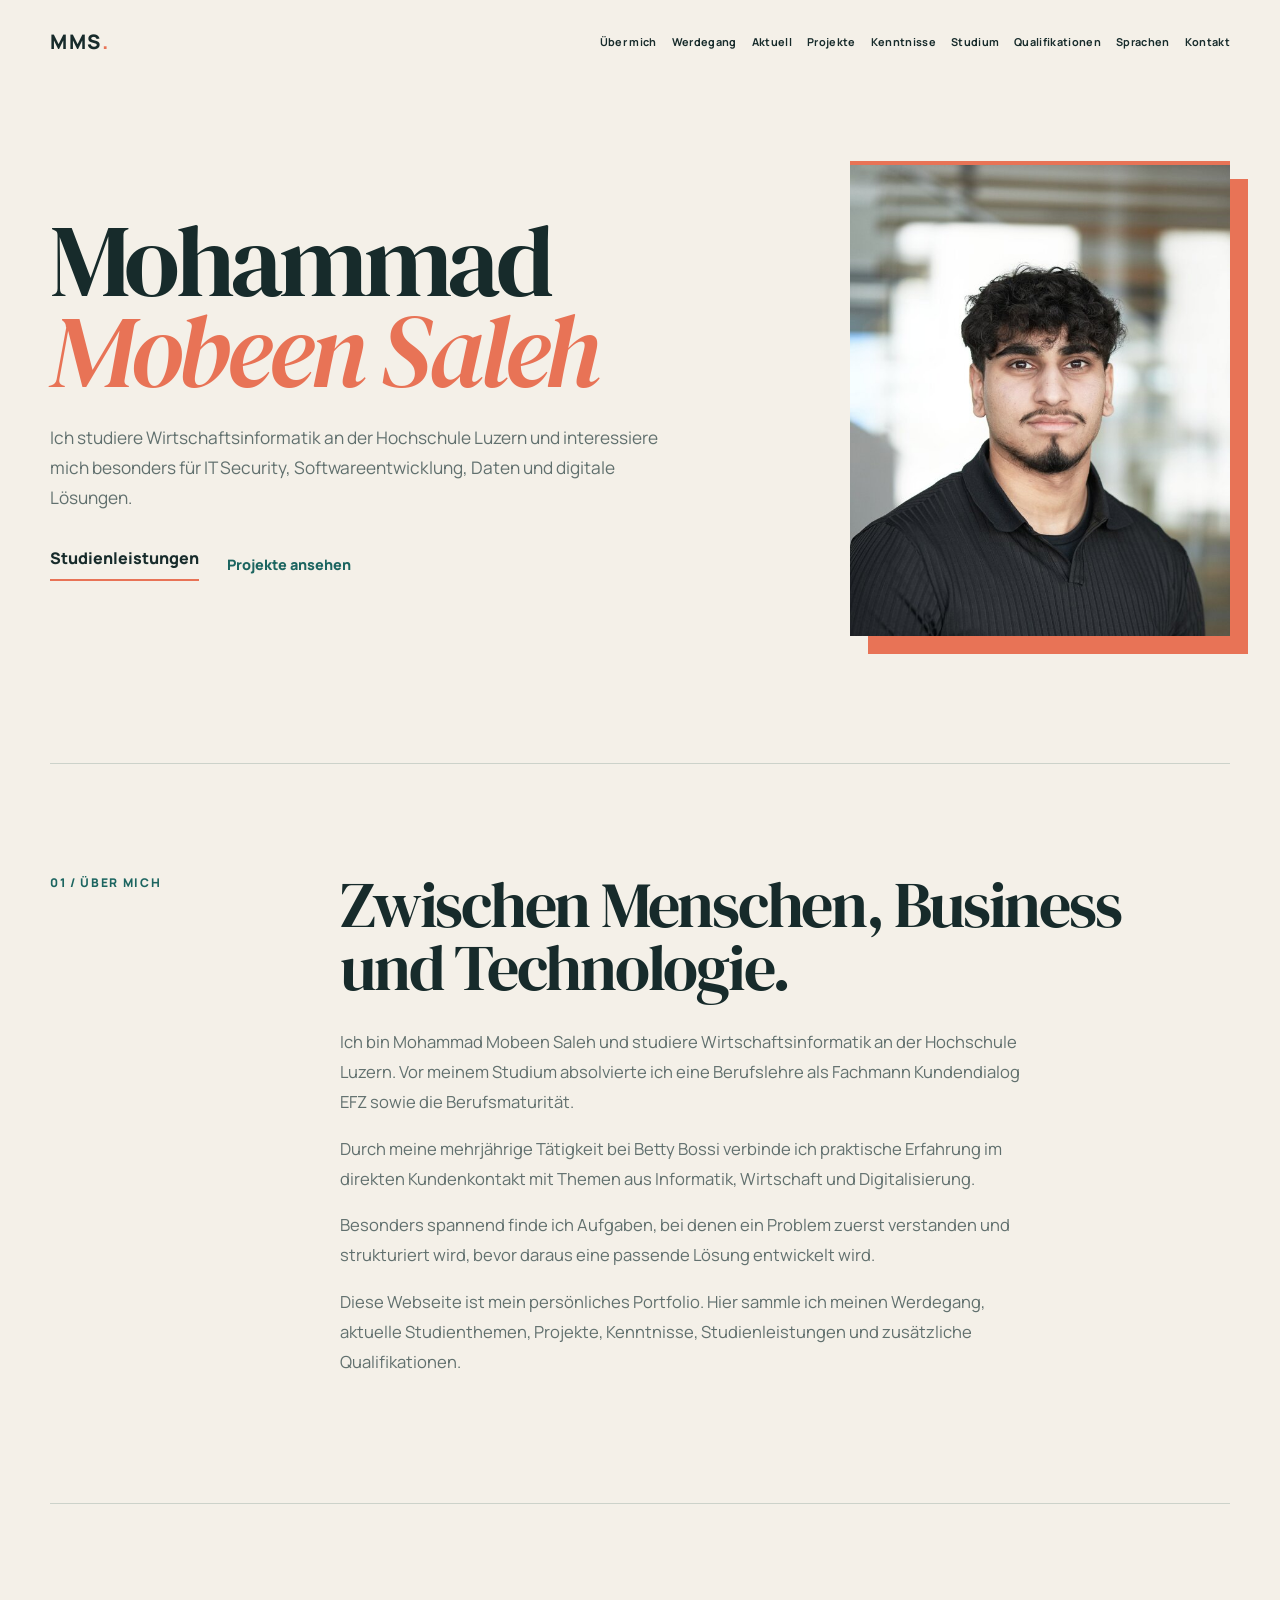
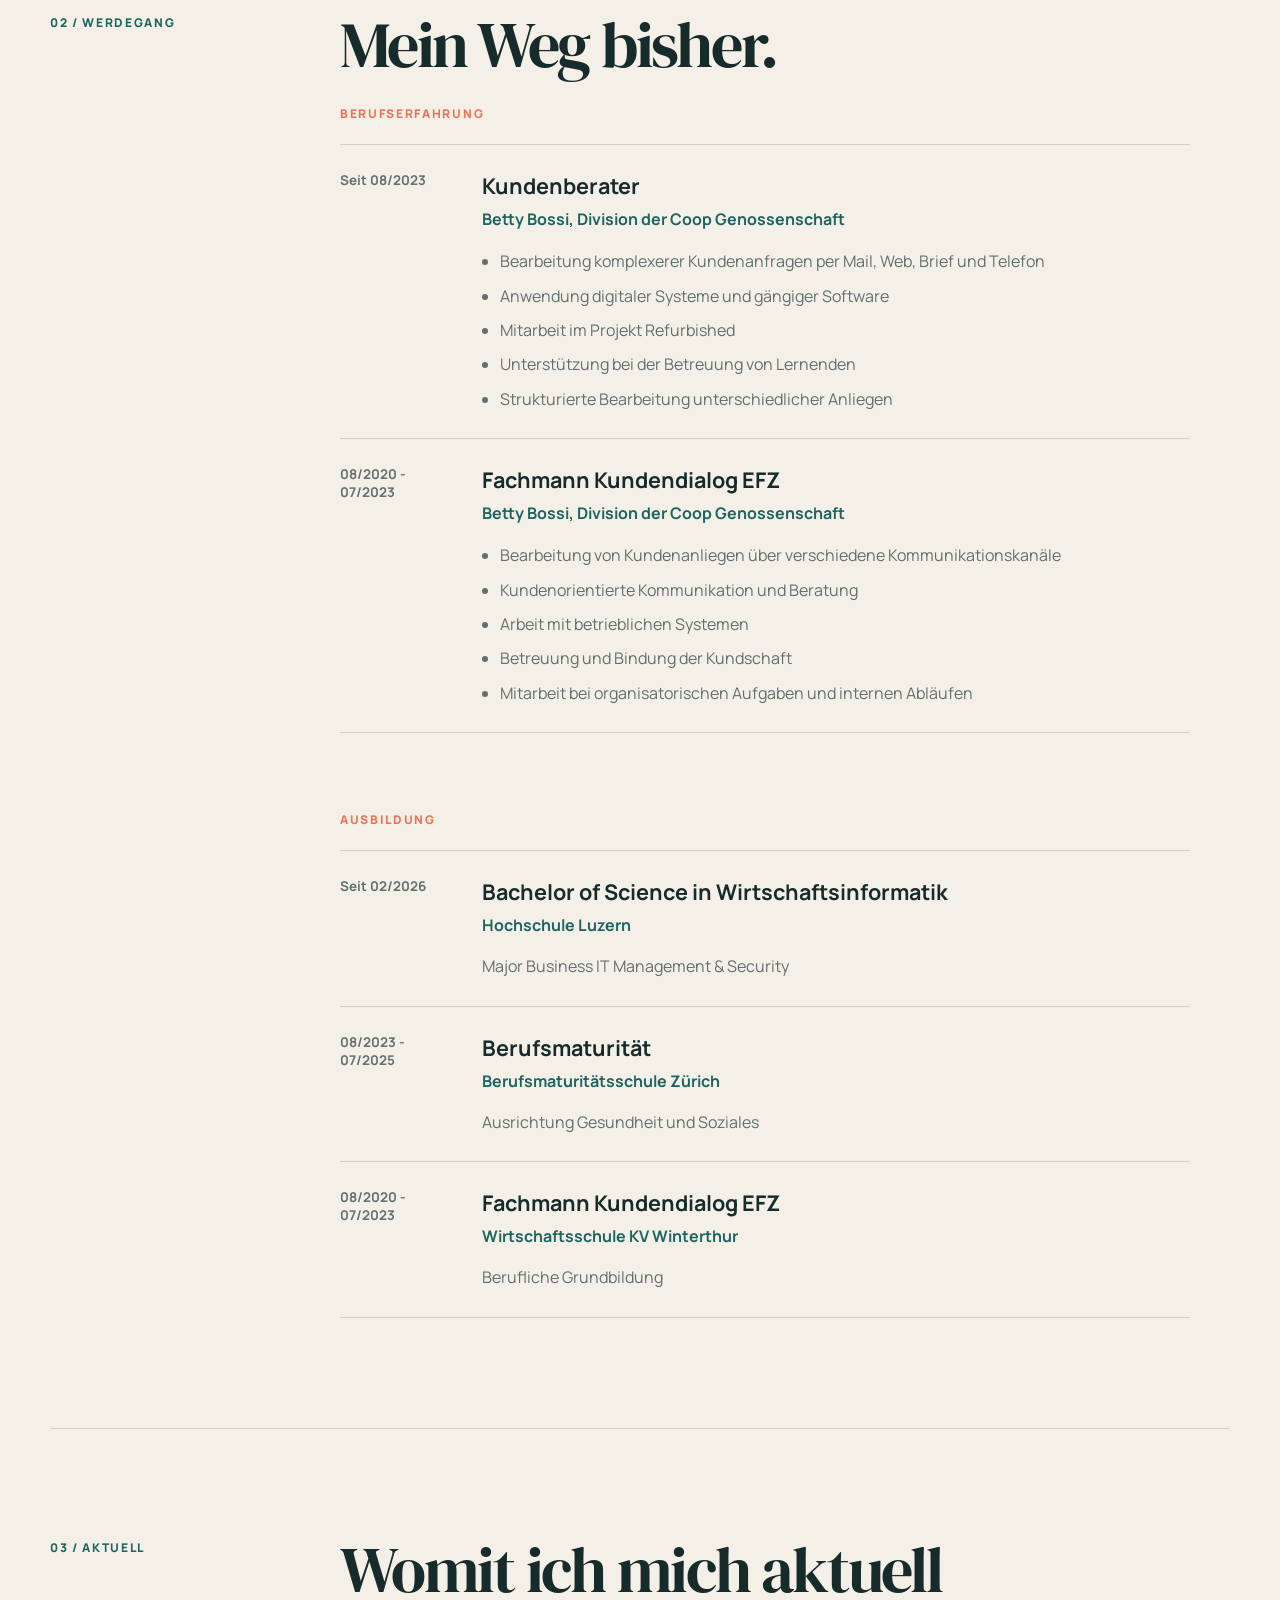
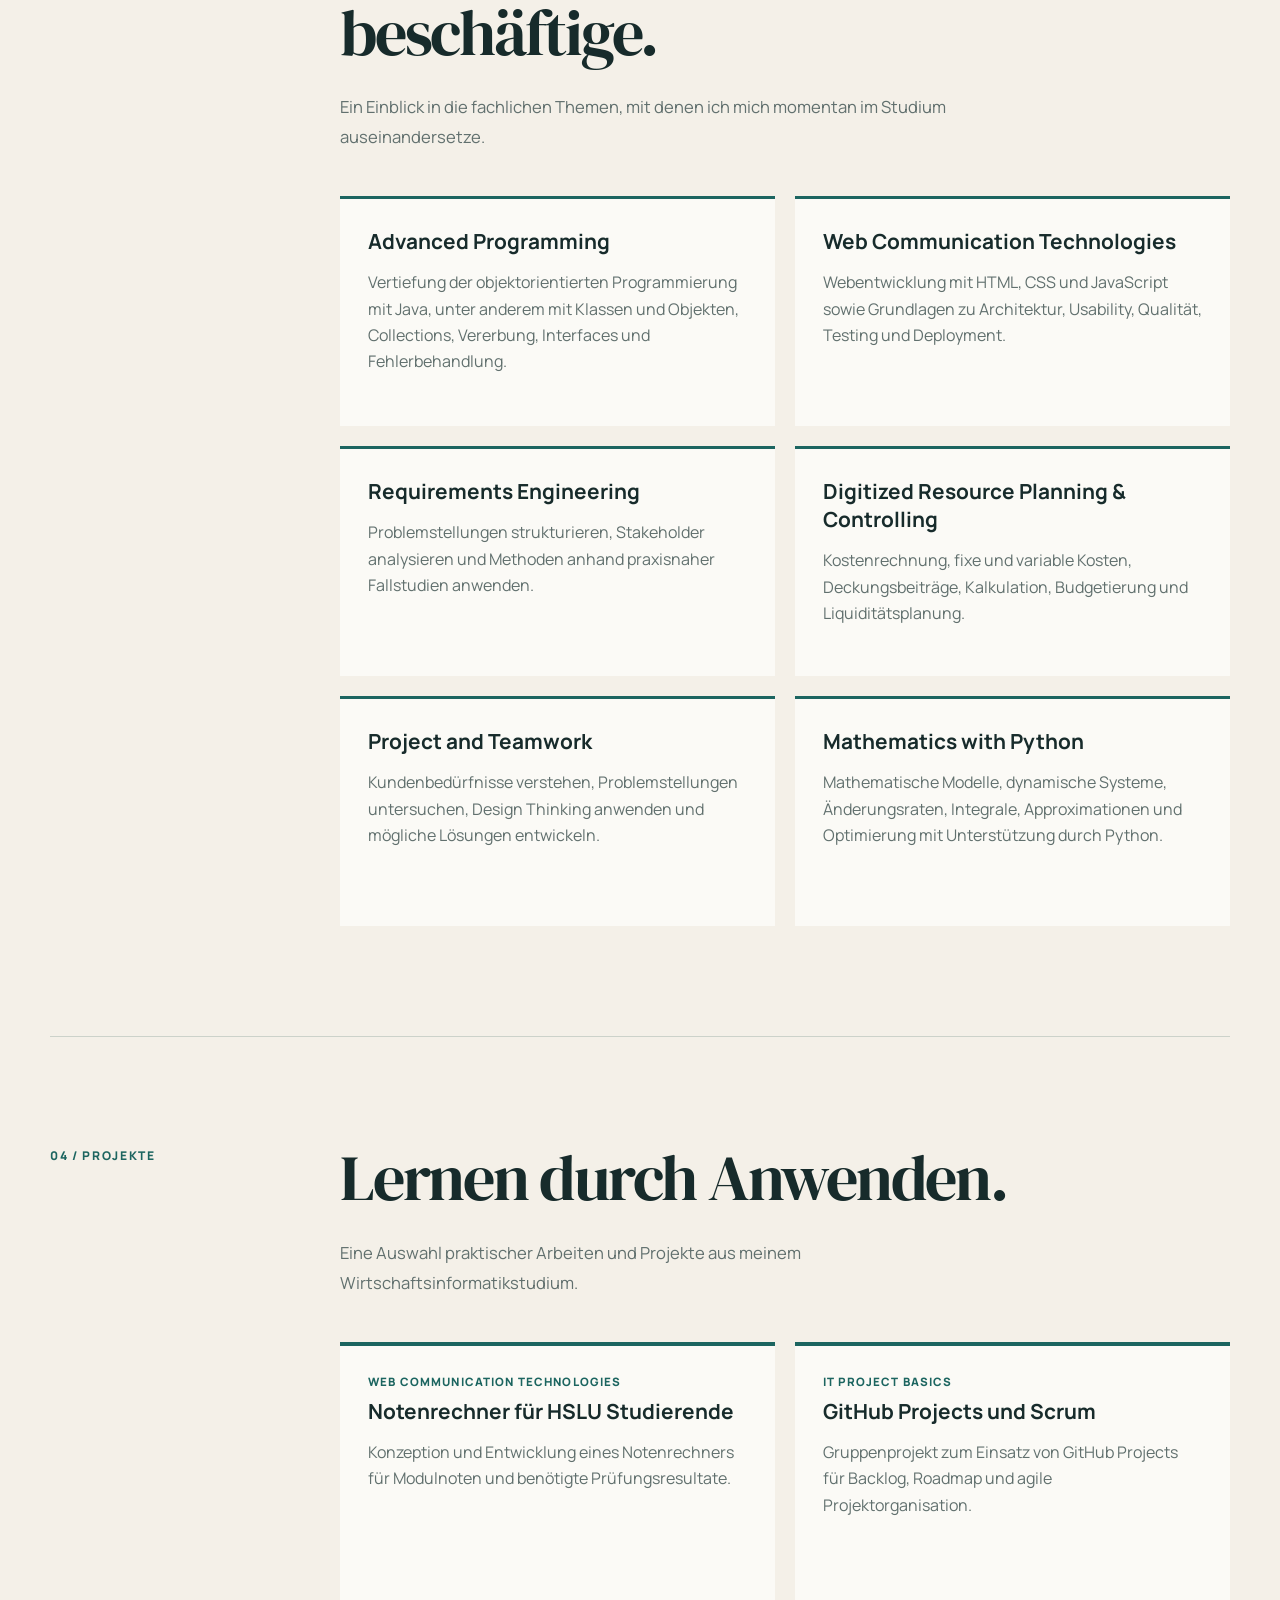
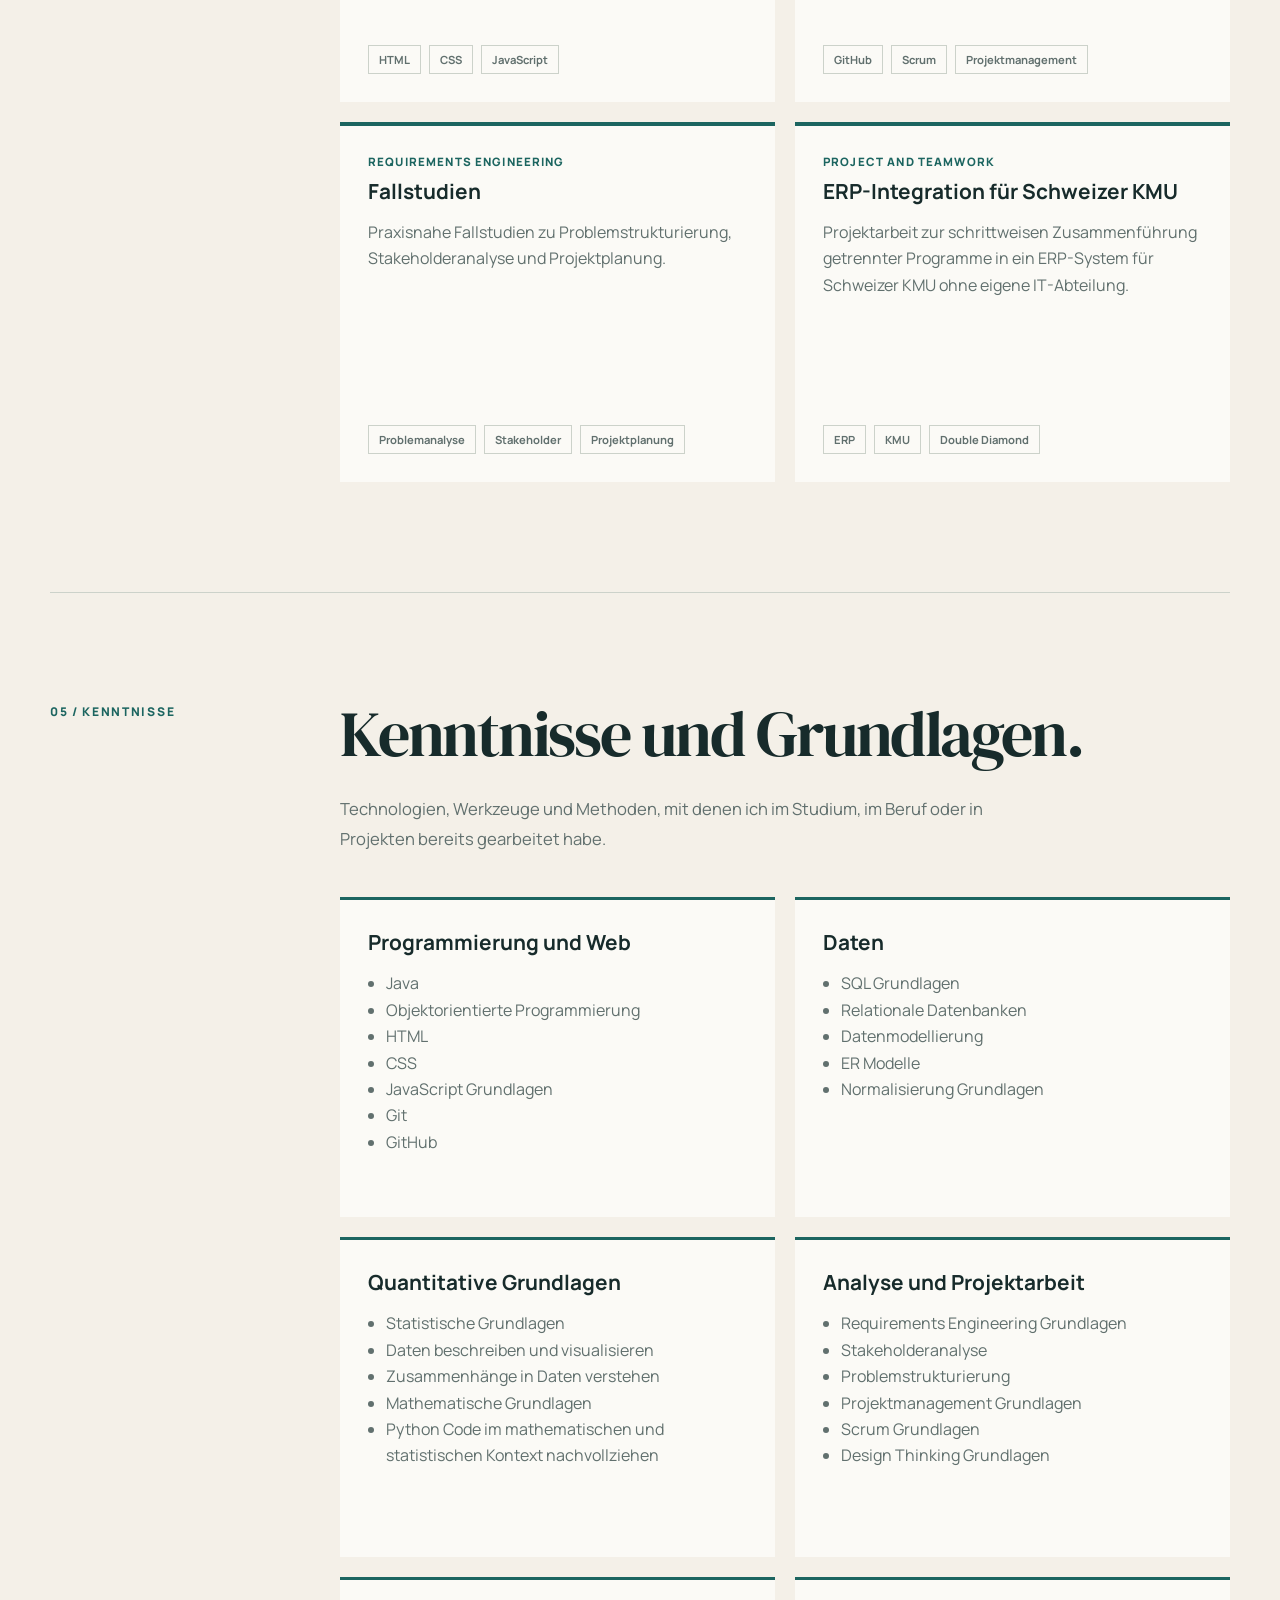
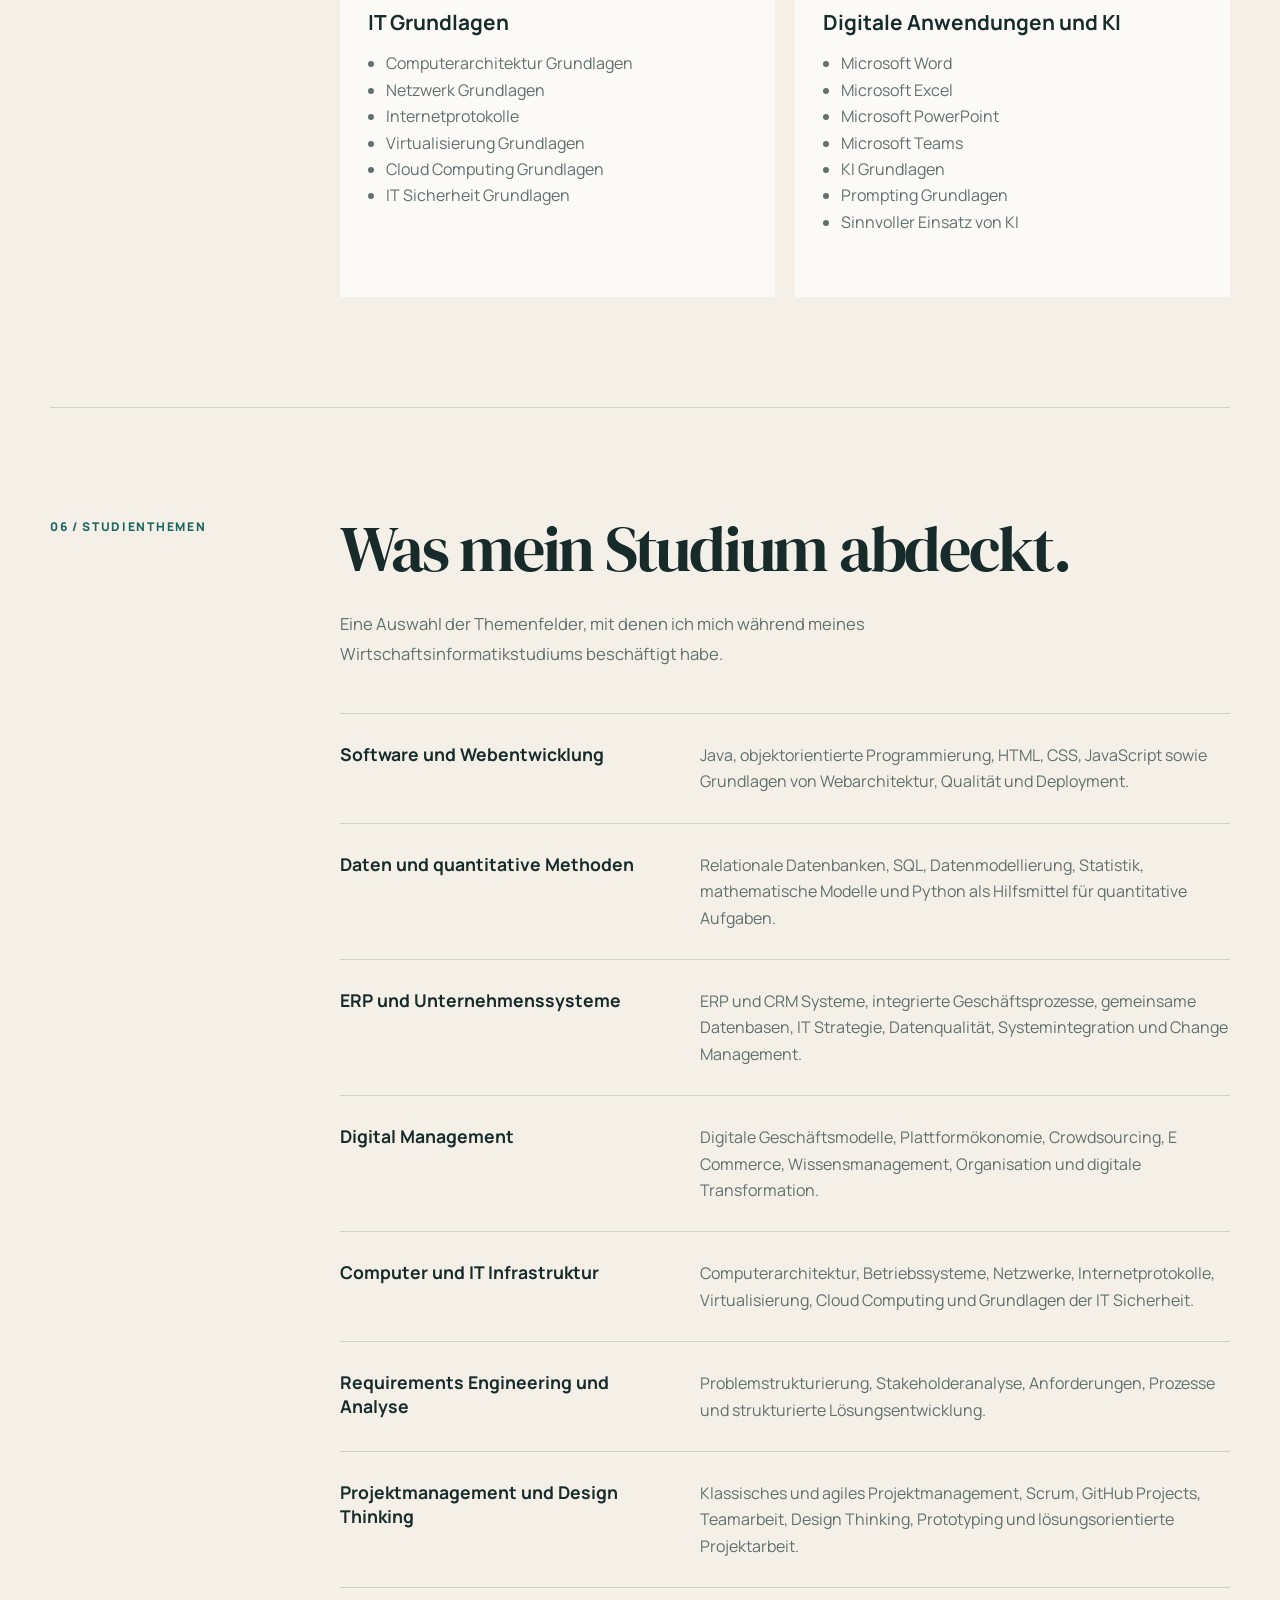
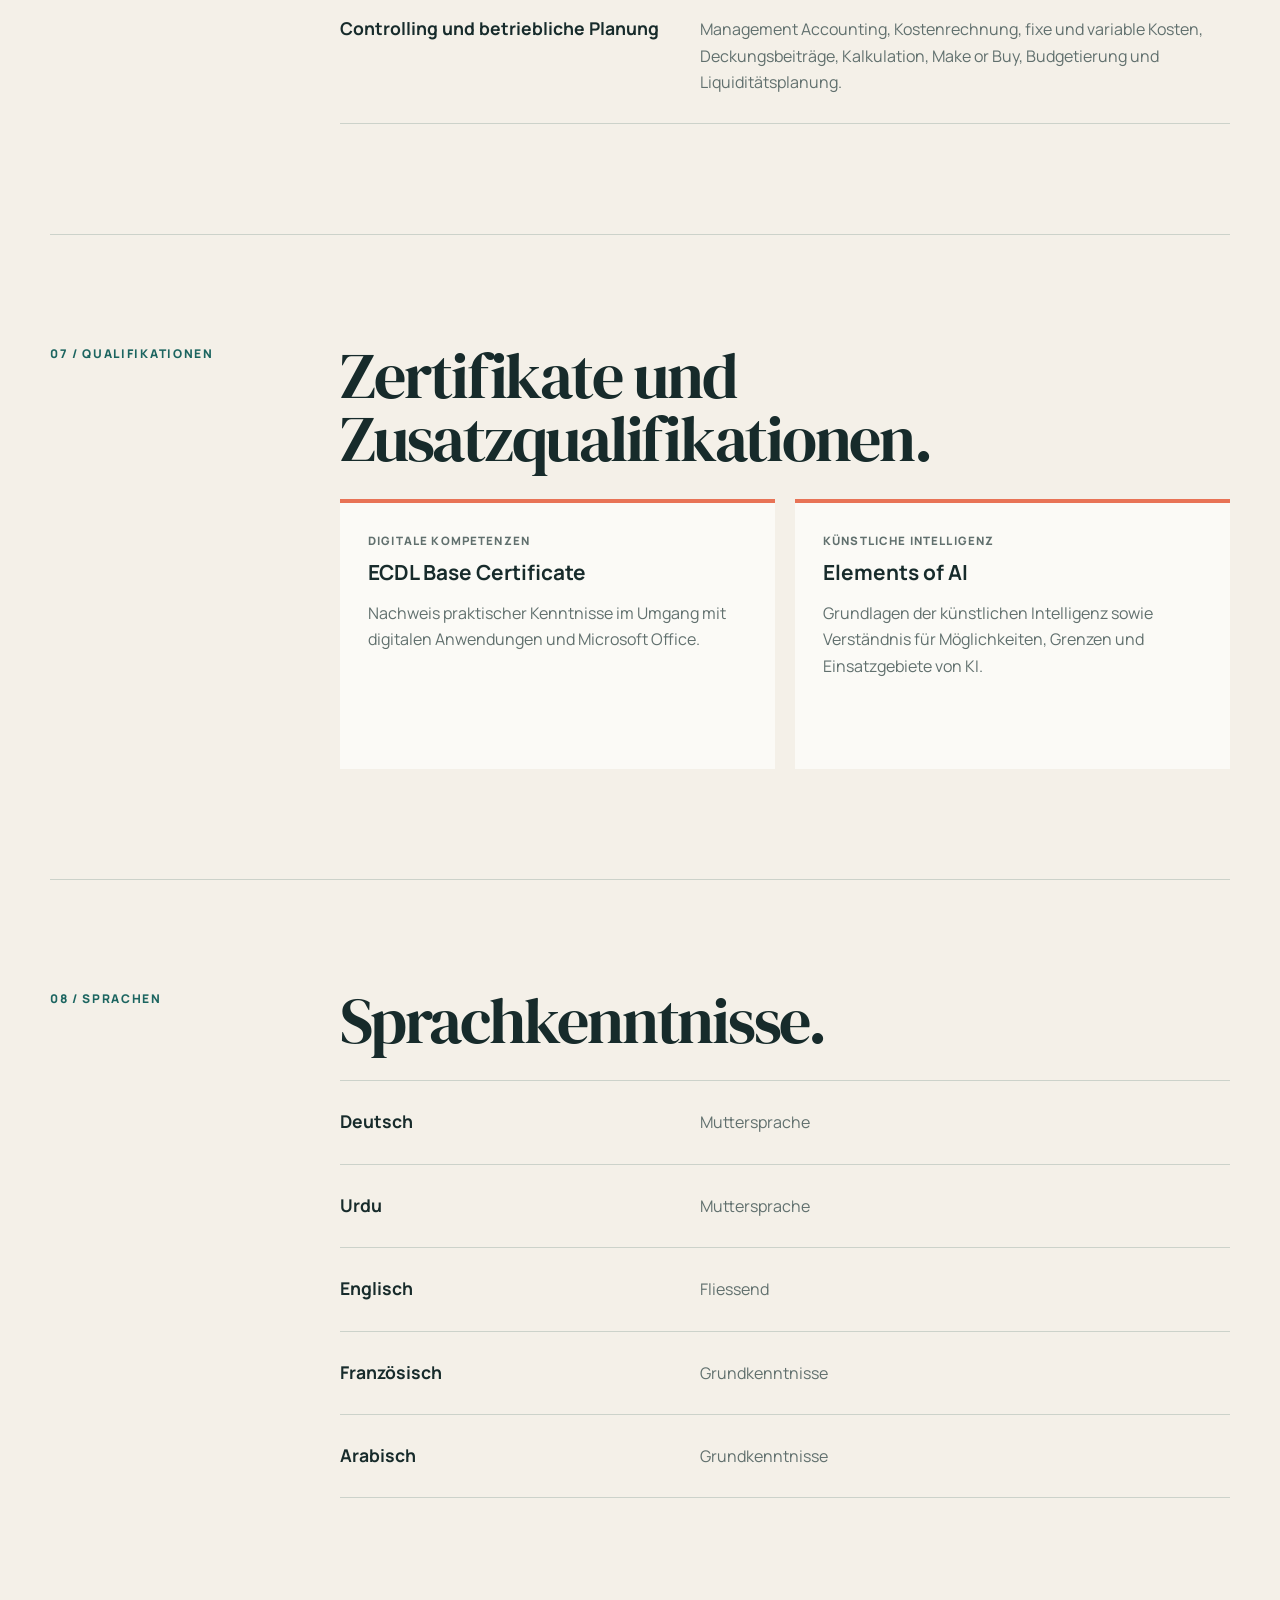
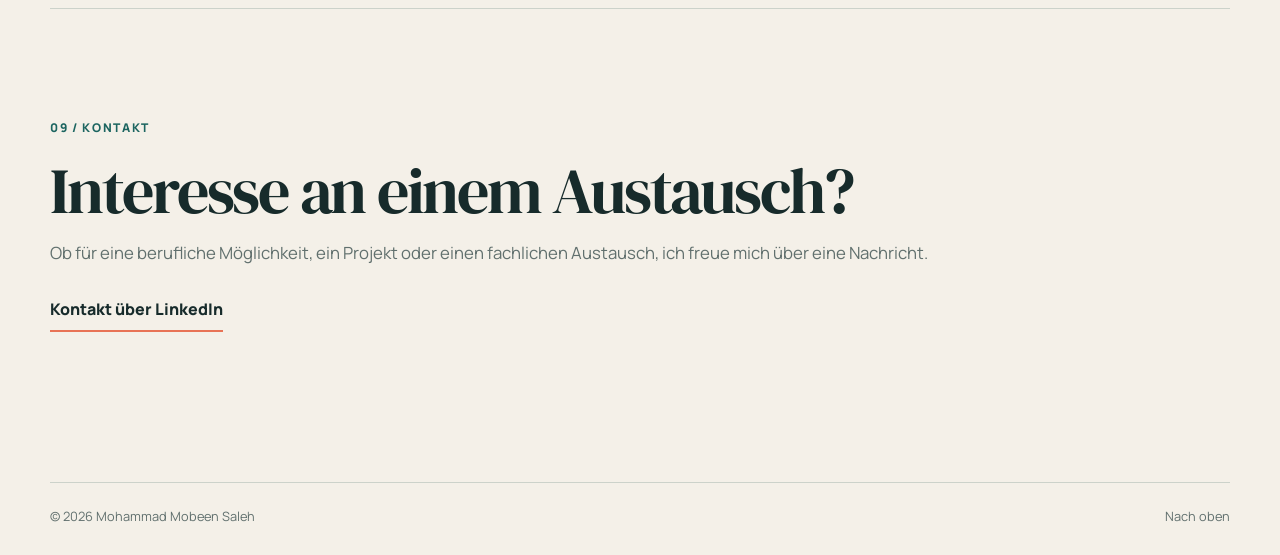
<file: index.html>
<!DOCTYPE html>
<html lang="de">

<head>
    <meta charset="UTF-8">

    <meta name="viewport" content="width=device-width, initial-scale=1.0">

    <meta name="format-detection" content="telephone=no">

    <meta
        name="description"
        content="Persönliches Portfolio von Mohammad Mobeen Saleh mit Studium, Projekten, Kenntnissen und beruflichem Werdegang.">

    <title>Portfolio | Mohammad Mobeen Saleh</title>

    <link rel="icon" type="image/svg+xml" href="favicon.svg?v=2">

    <link rel="stylesheet" href="style.css">
</head>


<body>

    <header class="site-header">

        <a class="brand" href="#start">
            MMS<span>.</span>
        </a>


        <button
            class="menu-button"
            id="menuButton"
            aria-expanded="false"
            aria-controls="mainNav">
            Menü
        </button>


        <nav id="mainNav" class="main-nav" aria-label="Hauptnavigation">

            <a href="#ueber-mich">Über mich</a>
            <a href="#werdegang">Werdegang</a>
            <a href="#aktuell">Aktuell</a>
            <a href="#projekte">Projekte</a>
            <a href="#kenntnisse">Kenntnisse</a>
            <a href="#studium">Studium</a>
            <a href="#zertifikate">Qualifikationen</a>
            <a href="#sprachen">Sprachen</a>
            <a href="#kontakt">Kontakt</a>

        </nav>

    </header>



    <main id="start">


        <!-- START -->

        <section class="hero">


            <div class="hero-copy">

                <h1>
                    Mohammad<br>
                    <em>Mobeen Saleh</em>
                </h1>


                <p class="hero-text">

                    Ich studiere Wirtschaftsinformatik an der Hochschule Luzern
                    und interessiere mich besonders für IT Security,
                    Softwareentwicklung, Daten und digitale Lösungen.

                </p>


                <div class="hero-actions">

                    <a class="primary-link" href="studienleistungen.html">

                        Studienleistungen

                    </a>


                    <a class="secondary-link" href="#projekte">
                        Projekte ansehen
                    </a>

                </div>

            </div>



            <!-- PORTRAIT -->

            <div class="portrait-card">

                <div class="portrait-frame">

                    <img
                        src="profil.jpg"
                        alt="Porträt von Mohammad Mobeen Saleh">

                </div>

            </div>

        </section>



        <!-- ÜBER MICH -->

        <section
            id="ueber-mich"
            class="content-section about-section">

            <p class="section-number">
                01 / Über mich
            </p>


            <div>

                <h2>
                    Zwischen Menschen, Business und Technologie.
                </h2>


                <p>

                    Ich bin Mohammad Mobeen Saleh und studiere
                    Wirtschaftsinformatik an der Hochschule Luzern.
                    Vor meinem Studium absolvierte ich eine Berufslehre
                    als Fachmann Kundendialog EFZ sowie die Berufsmaturität.

                </p>


                <p>

                    Durch meine mehrjährige Tätigkeit bei Betty Bossi
                    verbinde ich praktische Erfahrung im direkten
                    Kundenkontakt mit Themen aus Informatik, Wirtschaft
                    und Digitalisierung.

                </p>


                <p>

                    Besonders spannend finde ich Aufgaben, bei denen
                    ein Problem zuerst verstanden und strukturiert wird,
                    bevor daraus eine passende Lösung entwickelt wird.

                </p>


                <p>

                    Diese Webseite ist mein persönliches Portfolio.
                    Hier sammle ich meinen Werdegang, aktuelle Studienthemen,
                    Projekte, Kenntnisse, Studienleistungen und zusätzliche
                    Qualifikationen.

                </p>

            </div>

        </section>



        <!-- WERDEGANG -->

        <section
            id="werdegang"
            class="content-section career-section">

            <p class="section-number">
                02 / Werdegang
            </p>


            <div class="career-content">

                <h2>
                    Mein Weg bisher.
                </h2>


                <!-- BERUFSERFAHRUNG -->

                <div class="career-block">

                    <p class="subsection-label">
                        Berufserfahrung
                    </p>



                    <article class="career-entry">

                        <div class="career-meta">

                            <strong>
                                Seit 08/2023
                            </strong>

                        </div>


                        <div>

                            <h3>
                                Kundenberater
                            </h3>

                            <p class="career-company">
                                Betty Bossi, Division der Coop Genossenschaft
                            </p>


                            <ul>

                                <li>
                                    Bearbeitung komplexerer Kundenanfragen
                                    per Mail, Web, Brief und Telefon
                                </li>

                                <li>
                                    Anwendung digitaler Systeme und
                                    gängiger Software
                                </li>

                                <li>
                                    Mitarbeit im Projekt Refurbished
                                </li>

                                <li>
                                    Unterstützung bei der Betreuung
                                    von Lernenden
                                </li>

                                <li>
                                    Strukturierte Bearbeitung
                                    unterschiedlicher Anliegen
                                </li>

                            </ul>

                        </div>

                    </article>



                    <article class="career-entry">

                        <div class="career-meta">

                            <strong>
                                08/2020 - 07/2023
                            </strong>

                        </div>


                        <div>

                            <h3>
                                Fachmann Kundendialog EFZ
                            </h3>

                            <p class="career-company">
                                Betty Bossi, Division der Coop Genossenschaft
                            </p>


                            <ul>

                                <li>
                                    Bearbeitung von Kundenanliegen
                                    über verschiedene Kommunikationskanäle
                                </li>

                                <li>
                                    Kundenorientierte Kommunikation
                                    und Beratung
                                </li>

                                <li>
                                    Arbeit mit betrieblichen Systemen
                                </li>

                                <li>
                                    Betreuung und Bindung der Kundschaft
                                </li>

                                <li>
                                    Mitarbeit bei organisatorischen Aufgaben
                                    und internen Abläufen
                                </li>

                            </ul>

                        </div>

                    </article>

                </div>



                <!-- AUSBILDUNG -->

                <div class="career-block education-block">

                    <p class="subsection-label">
                        Ausbildung
                    </p>



                    <article class="education-entry">

                        <span class="education-year">
                            Seit 02/2026
                        </span>


                        <div>

                            <h3>
                                Bachelor of Science in Wirtschaftsinformatik
                            </h3>

                            <p class="career-company">
                                Hochschule Luzern
                            </p>

                            <p>
                                Major Business IT Management &amp; Security
                            </p>

                        </div>

                    </article>



                    <article class="education-entry">

                        <span class="education-year">
                            08/2023 - 07/2025
                        </span>


                        <div>

                            <h3>
                                Berufsmaturität
                            </h3>

                            <p class="career-company">
                                Berufsmaturitätsschule Zürich
                            </p>

                            <p>
                                Ausrichtung Gesundheit und Soziales
                            </p>

                        </div>

                    </article>



                    <article class="education-entry">

                        <span class="education-year">
                            08/2020 - 07/2023
                        </span>


                        <div>

                            <h3>
                                Fachmann Kundendialog EFZ
                            </h3>

                            <p class="career-company">
                                Wirtschaftsschule KV Winterthur
                            </p>

                            <p>
                                Berufliche Grundbildung
                            </p>

                        </div>

                    </article>

                </div>

            </div>

        </section>



        <!-- AKTUELL -->

        <section
            id="aktuell"
            class="content-section current-section">

            <p class="section-number">
                03 / Aktuell
            </p>


            <div>

                <h2>
                    Womit ich mich aktuell beschäftige.
                </h2>


                <p class="section-intro">

                    Ein Einblick in die fachlichen Themen,
                    mit denen ich mich momentan im Studium
                    auseinandersetze.

                </p>



                <div class="current-grid">


                    <article class="current-card">

                        <h3>
                            Advanced Programming
                        </h3>

                        <p>
                            Vertiefung der objektorientierten Programmierung
                            mit Java, unter anderem mit Klassen und Objekten,
                            Collections, Vererbung, Interfaces und
                            Fehlerbehandlung.
                        </p>

                    </article>



                    <article class="current-card">

                        <h3>
                            Web Communication Technologies
                        </h3>

                        <p>
                            Webentwicklung mit HTML, CSS und JavaScript
                            sowie Grundlagen zu Architektur, Usability,
                            Qualität, Testing und Deployment.
                        </p>

                    </article>



                    <article class="current-card">

                        <h3>
                            Requirements Engineering
                        </h3>

                        <p>
                            Problemstellungen strukturieren,
                            Stakeholder analysieren und Methoden
                            anhand praxisnaher Fallstudien anwenden.
                        </p>

                    </article>



                    <article class="current-card">

                        <h3>
                            Digitized Resource Planning &amp; Controlling
                        </h3>

                        <p>
                            Kostenrechnung, fixe und variable Kosten,
                            Deckungsbeiträge, Kalkulation,
                            Budgetierung und Liquiditätsplanung.
                        </p>

                    </article>



                    <article class="current-card">

                        <h3>
                            Project and Teamwork
                        </h3>

                        <p>
                            Kundenbedürfnisse verstehen,
                            Problemstellungen untersuchen,
                            Design Thinking anwenden und
                            mögliche Lösungen entwickeln.
                        </p>

                    </article>



                    <article class="current-card">

                        <h3>
                            Mathematics with Python
                        </h3>

                        <p>
                            Mathematische Modelle, dynamische Systeme,
                            Änderungsraten, Integrale, Approximationen
                            und Optimierung mit Unterstützung durch Python.
                        </p>

                    </article>


                </div>

            </div>

        </section>



        <!-- PROJEKTE -->

        <section
            id="projekte"
            class="content-section projects-section">

            <p class="section-number">
                04 / Projekte
            </p>


            <div>

                <h2>
                    Lernen durch Anwenden.
                </h2>


                <p class="section-intro">

                    Eine Auswahl praktischer Arbeiten und Projekte
                    aus meinem Wirtschaftsinformatikstudium.

                </p>



                <div class="project-grid">


                    <article class="project-card">

                        <p class="project-type">
                            Web Communication Technologies
                        </p>

                        <h3>
                            Notenrechner für HSLU Studierende
                        </h3>

                        <p>
                            Konzeption und Entwicklung eines
                            Notenrechners für Modulnoten und
                            benötigte Prüfungsresultate.
                        </p>


                        <div class="project-tags">

                            <span>HTML</span>
                            <span>CSS</span>
                            <span>JavaScript</span>

                        </div>

                    </article>



                    <article class="project-card">

                        <p class="project-type">
                            IT Project Basics
                        </p>

                        <h3>
                            GitHub Projects und Scrum
                        </h3>

                        <p>
                            Gruppenprojekt zum Einsatz von GitHub Projects
                            für Backlog, Roadmap und agile
                            Projektorganisation.
                        </p>


                        <div class="project-tags">

                            <span>GitHub</span>
                            <span>Scrum</span>
                            <span>Projektmanagement</span>

                        </div>

                    </article>



                    <article class="project-card">

                        <p class="project-type">
                            Requirements Engineering
                        </p>

                        <h3>
                            Fallstudien
                        </h3>

                        <p>
                            Praxisnahe Fallstudien zu
                            Problemstrukturierung, Stakeholderanalyse
                            und Projektplanung.
                        </p>


                        <div class="project-tags">

                            <span>Problemanalyse</span>
                            <span>Stakeholder</span>
                            <span>Projektplanung</span>

                        </div>

                    </article>



                    <article class="project-card">

                        <p class="project-type">
                            Project and Teamwork
                        </p>

                        <h3>
                            ERP-Integration für Schweizer KMU
                        </h3>

                        <p>
                            Projektarbeit zur schrittweisen Zusammenführung
                            getrennter Programme in ein ERP-System für
                            Schweizer KMU ohne eigene IT-Abteilung.
                        </p>


                        <div class="project-tags">

                            <span>ERP</span>
                            <span>KMU</span>
                            <span>Double Diamond</span>

                        </div>

                    </article>


                </div>

            </div>

        </section>



        <!-- KENNTNISSE -->

        <section
            id="kenntnisse"
            class="content-section skills-section">

            <p class="section-number">
                05 / Kenntnisse
            </p>


            <div>

                <h2>
                    Kenntnisse und Grundlagen.
                </h2>


                <p class="section-intro">

                    Technologien, Werkzeuge und Methoden,
                    mit denen ich im Studium, im Beruf
                    oder in Projekten bereits gearbeitet habe.

                </p>



                <div class="skills-grid">


                    <article class="skill-card">

                        <h3>
                            Programmierung und Web
                        </h3>

                        <ul>

                            <li>Java</li>
                            <li>Objektorientierte Programmierung</li>
                            <li>HTML</li>
                            <li>CSS</li>
                            <li>JavaScript Grundlagen</li>
                            <li>Git</li>
                            <li>GitHub</li>

                        </ul>

                    </article>



                    <article class="skill-card">

                        <h3>
                            Daten
                        </h3>

                        <ul>

                            <li>SQL Grundlagen</li>
                            <li>Relationale Datenbanken</li>
                            <li>Datenmodellierung</li>
                            <li>ER Modelle</li>
                            <li>Normalisierung Grundlagen</li>

                        </ul>

                    </article>



                    <article class="skill-card">

                        <h3>
                            Quantitative Grundlagen
                        </h3>

                        <ul>

                            <li>Statistische Grundlagen</li>
                            <li>Daten beschreiben und visualisieren</li>
                            <li>Zusammenhänge in Daten verstehen</li>
                            <li>Mathematische Grundlagen</li>

                            <li>
                                Python Code im mathematischen
                                und statistischen Kontext nachvollziehen
                            </li>

                        </ul>

                    </article>



                    <article class="skill-card">

                        <h3>
                            Analyse und Projektarbeit
                        </h3>

                        <ul>

                            <li>Requirements Engineering Grundlagen</li>
                            <li>Stakeholderanalyse</li>
                            <li>Problemstrukturierung</li>
                            <li>Projektmanagement Grundlagen</li>
                            <li>Scrum Grundlagen</li>
                            <li>Design Thinking Grundlagen</li>

                        </ul>

                    </article>



                    <article class="skill-card">

                        <h3>
                            IT Grundlagen
                        </h3>

                        <ul>

                            <li>Computerarchitektur Grundlagen</li>
                            <li>Netzwerk Grundlagen</li>
                            <li>Internetprotokolle</li>
                            <li>Virtualisierung Grundlagen</li>
                            <li>Cloud Computing Grundlagen</li>
                            <li>IT Sicherheit Grundlagen</li>

                        </ul>

                    </article>



                    <article class="skill-card">

                        <h3>
                            Digitale Anwendungen und KI
                        </h3>

                        <ul>

                            <li>Microsoft Word</li>
                            <li>Microsoft Excel</li>
                            <li>Microsoft PowerPoint</li>
                            <li>Microsoft Teams</li>
                            <li>KI Grundlagen</li>
                            <li>Prompting Grundlagen</li>
                            <li>Sinnvoller Einsatz von KI</li>

                        </ul>

                    </article>


                </div>

            </div>

        </section>



        <!-- STUDIENTHEMEN -->

        <section
            id="studium"
            class="content-section study-section">

            <p class="section-number">
                06 / Studienthemen
            </p>


            <div>

                <h2>
                    Was mein Studium abdeckt.
                </h2>


                <p class="section-intro">

                    Eine Auswahl der Themenfelder, mit denen ich mich
                    während meines Wirtschaftsinformatikstudiums
                    beschäftigt habe.

                </p>


                <div class="topic-list">


                    <article class="topic-row">

                        <div>

                            <h3>
                                Software und Webentwicklung
                            </h3>

                        </div>


                        <p>
                            Java, objektorientierte Programmierung,
                            HTML, CSS, JavaScript sowie Grundlagen
                            von Webarchitektur, Qualität und Deployment.
                        </p>

                    </article>



                    <article class="topic-row">

                        <div>

                            <h3>
                                Daten und quantitative Methoden
                            </h3>

                        </div>


                        <p>
                            Relationale Datenbanken, SQL,
                            Datenmodellierung, Statistik,
                            mathematische Modelle und Python
                            als Hilfsmittel für quantitative Aufgaben.
                        </p>

                    </article>



                    <article class="topic-row">

                        <div>

                            <h3>
                                ERP und Unternehmenssysteme
                            </h3>

                        </div>


                        <p>
                            ERP und CRM Systeme, integrierte
                            Geschäftsprozesse, gemeinsame Datenbasen,
                            IT Strategie, Datenqualität,
                            Systemintegration und Change Management.
                        </p>

                    </article>



                    <article class="topic-row">

                        <div>

                            <h3>
                                Digital Management
                            </h3>

                        </div>


                        <p>
                            Digitale Geschäftsmodelle,
                            Plattformökonomie, Crowdsourcing,
                            E Commerce, Wissensmanagement,
                            Organisation und digitale Transformation.
                        </p>

                    </article>



                    <article class="topic-row">

                        <div>

                            <h3>
                                Computer und IT Infrastruktur
                            </h3>

                        </div>


                        <p>
                            Computerarchitektur, Betriebssysteme,
                            Netzwerke, Internetprotokolle,
                            Virtualisierung, Cloud Computing
                            und Grundlagen der IT Sicherheit.
                        </p>

                    </article>



                    <article class="topic-row">

                        <div>

                            <h3>
                                Requirements Engineering und Analyse
                            </h3>

                        </div>


                        <p>
                            Problemstrukturierung, Stakeholderanalyse,
                            Anforderungen, Prozesse und
                            strukturierte Lösungsentwicklung.
                        </p>

                    </article>



                    <article class="topic-row">

                        <div>

                            <h3>
                                Projektmanagement und Design Thinking
                            </h3>

                        </div>


                        <p>
                            Klassisches und agiles Projektmanagement,
                            Scrum, GitHub Projects, Teamarbeit,
                            Design Thinking, Prototyping und
                            lösungsorientierte Projektarbeit.
                        </p>

                    </article>



                    <article class="topic-row">

                        <div>

                            <h3>
                                Controlling und betriebliche Planung
                            </h3>

                        </div>


                        <p>
                            Management Accounting, Kostenrechnung,
                            fixe und variable Kosten,
                            Deckungsbeiträge, Kalkulation,
                            Make or Buy, Budgetierung und
                            Liquiditätsplanung.
                        </p>

                    </article>


                </div>

            </div>

        </section>



        <!-- QUALIFIKATIONEN -->

        <section
            id="zertifikate"
            class="content-section certificates-section">

            <p class="section-number">
                07 / Qualifikationen
            </p>


            <div>

                <h2>
                    Zertifikate und Zusatzqualifikationen.
                </h2>


                <div class="certificate-grid">


                    <article class="certificate-card">

                        <p class="certificate-type">
                            Digitale Kompetenzen
                        </p>

                        <h3>
                            ECDL Base Certificate
                        </h3>

                        <p>
                            Nachweis praktischer Kenntnisse
                            im Umgang mit digitalen Anwendungen
                            und Microsoft Office.
                        </p>

                    </article>



                    <article class="certificate-card">

                        <p class="certificate-type">
                            Künstliche Intelligenz
                        </p>

                        <h3>
                            Elements of AI
                        </h3>

                        <p>
                            Grundlagen der künstlichen Intelligenz
                            sowie Verständnis für Möglichkeiten,
                            Grenzen und Einsatzgebiete von KI.
                        </p>

                    </article>


                </div>

            </div>

        </section>



        <!-- SPRACHEN -->

        <section
            id="sprachen"
            class="content-section study-section">

            <p class="section-number">
                08 / Sprachen
            </p>


            <div>

                <h2>
                    Sprachkenntnisse.
                </h2>


                <div class="topic-list">


                    <article class="topic-row">

                        <div>

                            <h3>
                                Deutsch
                            </h3>

                        </div>

                        <p>
                            Muttersprache
                        </p>

                    </article>



                    <article class="topic-row">

                        <div>

                            <h3>
                                Urdu
                            </h3>

                        </div>

                        <p>
                            Muttersprache
                        </p>

                    </article>



                    <article class="topic-row">

                        <div>

                            <h3>
                                Englisch
                            </h3>

                        </div>

                        <p>
                            Fliessend
                        </p>

                    </article>



                    <article class="topic-row">

                        <div>

                            <h3>
                                Französisch
                            </h3>

                        </div>

                        <p>
                            Grundkenntnisse
                        </p>

                    </article>



                    <article class="topic-row">

                        <div>

                            <h3>
                                Arabisch
                            </h3>

                        </div>

                        <p>
                            Grundkenntnisse
                        </p>

                    </article>


                </div>

            </div>

        </section>



        <!-- KONTAKT -->

        <section
            id="kontakt"
            class="contact-section">

            <p class="section-number">
                09 / Kontakt
            </p>


            <h2>
                Interesse an einem Austausch?
            </h2>


            <p>
                Ob für eine berufliche Möglichkeit,
                ein Projekt oder einen fachlichen Austausch,
                ich freue mich über eine Nachricht.
            </p>


            <a
                class="primary-link"
                href="https://www.linkedin.com/in/mohammad-mobeen-saleh-87a8302a0/"
                target="_blank"
                rel="noopener noreferrer">

                Kontakt über LinkedIn

            </a>

        </section>


    </main>



    <footer>

        <span>
            © 2026 Mohammad Mobeen Saleh
        </span>

        <a href="#start">
            Nach oben
        </a>

    </footer>



    <script src="script.js"></script>

    <script
        data-goatcounter="https://mmsaleh.goatcounter.com/count"
        async
        src="//gc.zgo.at/count.js">
    </script>

</body>

</html>
</file>
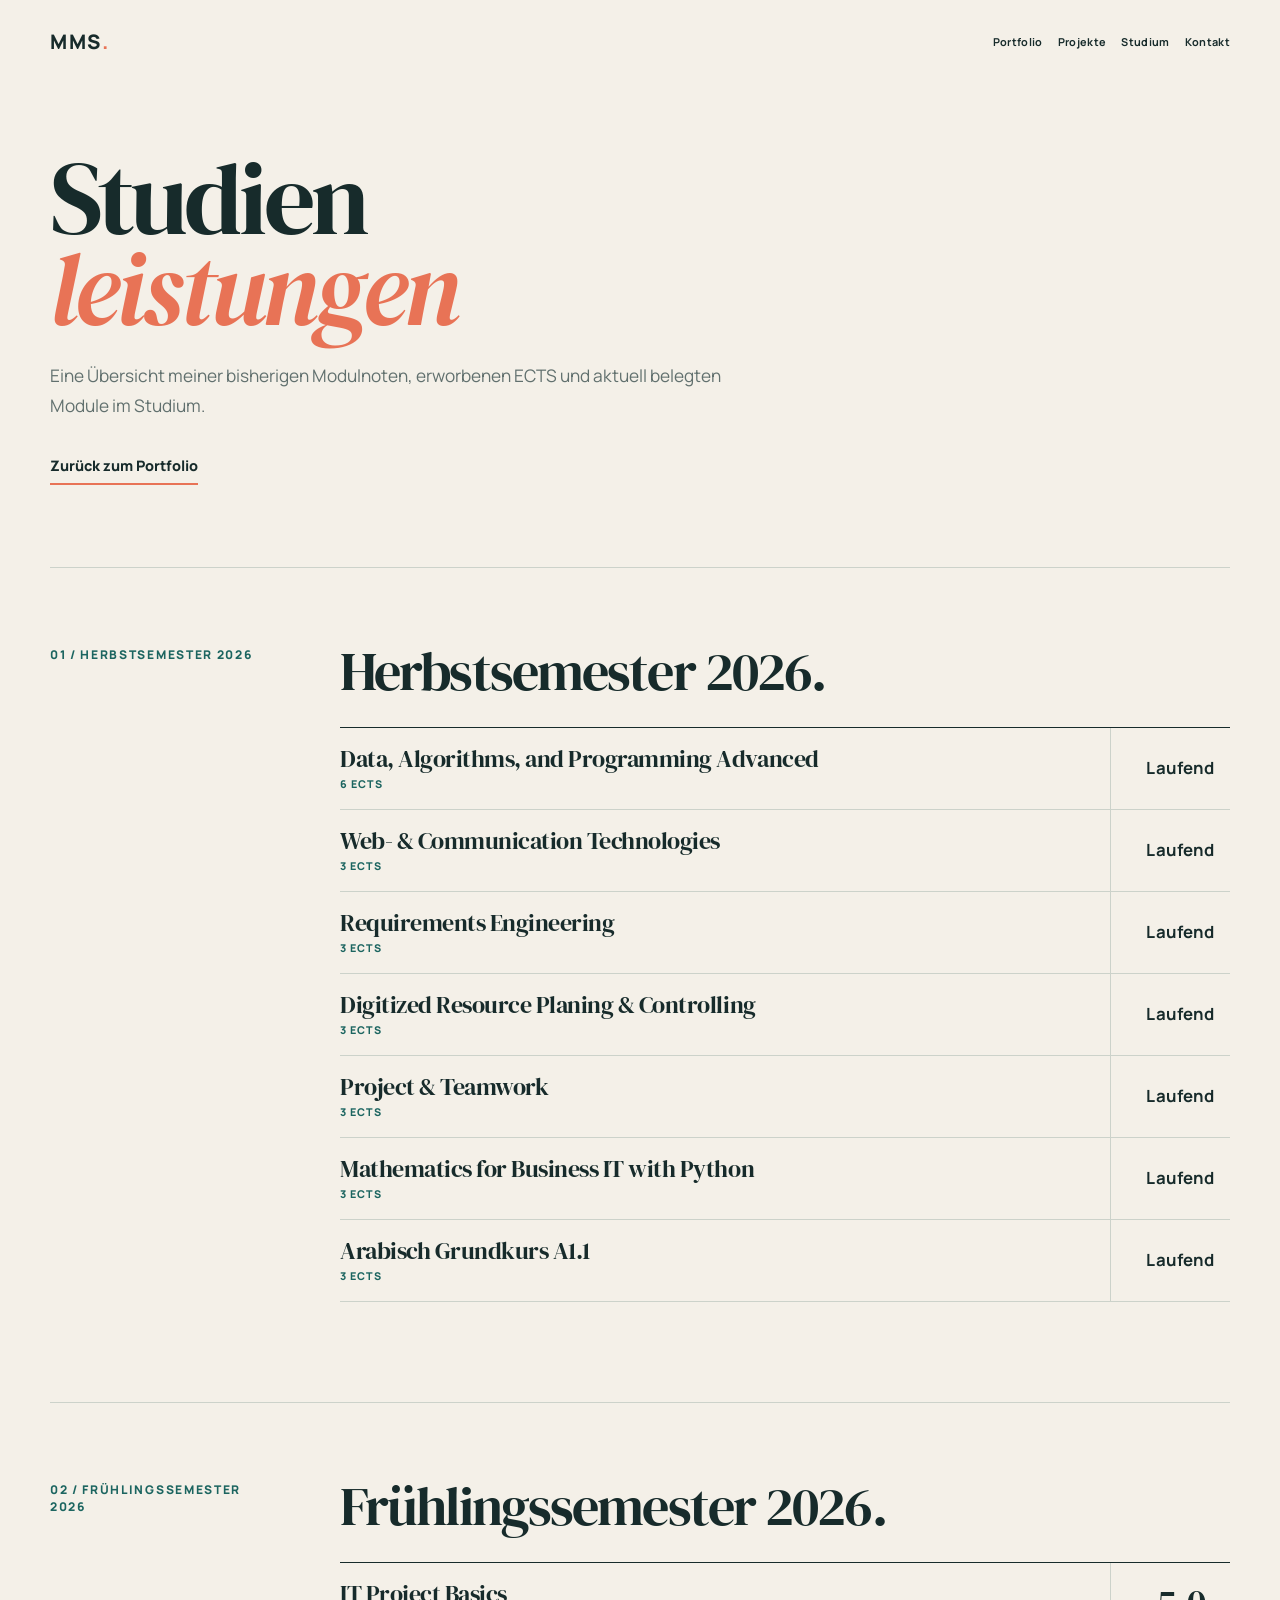
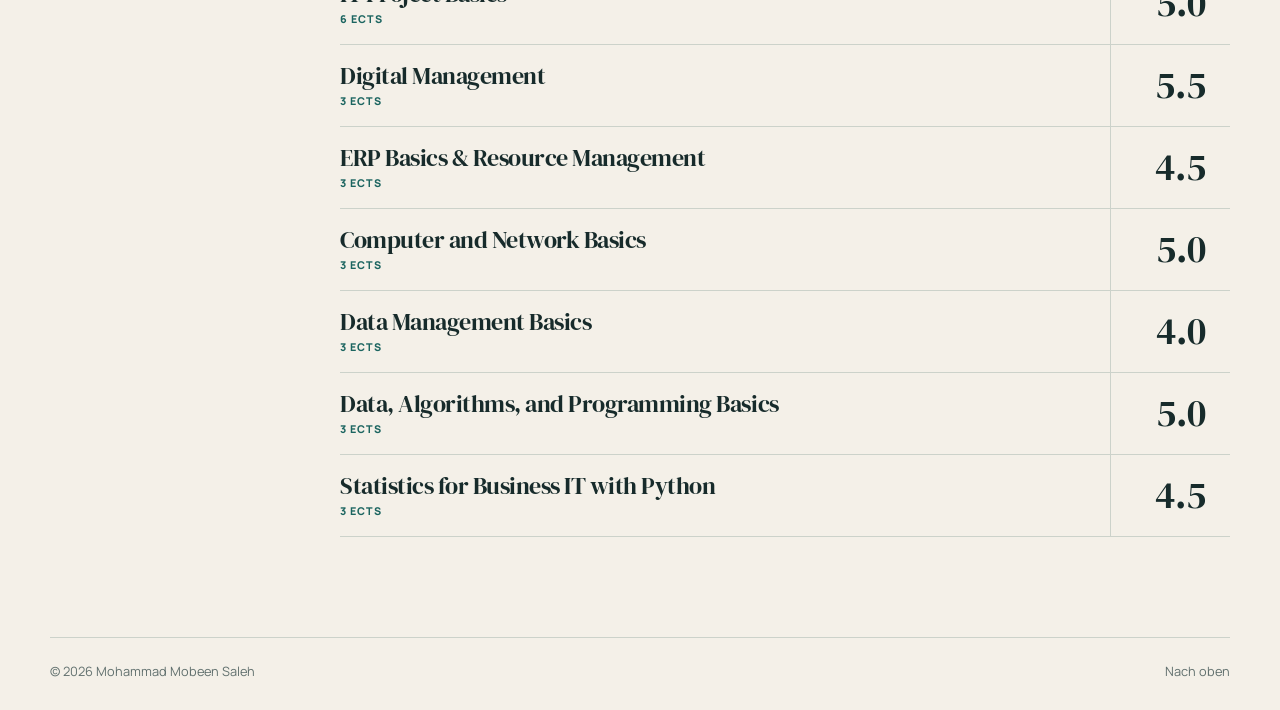
<file: studienleistungen.html>
<!DOCTYPE html>
<html lang="de">

<head>
    <meta charset="UTF-8">

    <meta name="viewport" content="width=device-width, initial-scale=1.0">

    <meta name="format-detection" content="telephone=no">

    <meta
        name="description"
        content="Studienleistungen von Mohammad Mobeen Saleh.">

    <title>Studienleistungen</title>

    <link rel="icon" type="image/svg+xml" href="favicon.svg?v=2">

    <link rel="stylesheet" href="style.css">

    <link rel="stylesheet" href="studienleistungen.css">
</head>


<body>

    <header class="site-header">

        <a class="brand" href="index.html">
            MMS<span>.</span>
        </a>


        <button
            class="menu-button"
            id="menuButton"
            aria-expanded="false"
            aria-controls="mainNav">
            Menü
        </button>


        <nav id="mainNav" class="main-nav" aria-label="Hauptnavigation">

            <a href="index.html">Portfolio</a>
            <a href="index.html#projekte">Projekte</a>
            <a href="index.html#studium">Studium</a>
            <a href="index.html#kontakt">Kontakt</a>

        </nav>

    </header>



    <main class="results-page" id="start">


        <!-- EINSTIEG -->

        <section class="results-hero">

            <div class="results-intro">

                <h1>
                    Studien<br>
                    <em>leistungen</em>
                </h1>


                <p>
                    Eine Übersicht meiner bisherigen Modulnoten,
                    erworbenen ECTS und aktuell belegten Module
                    im Studium.
                </p>


                <a class="back-link" href="index.html">
                    Zurück zum Portfolio
                </a>

            </div>

        </section>



        <!-- HERBSTSEMESTER 2026 -->

        <section class="semester-section current-semester">

            <p class="semester-index">
                01 / Herbstsemester 2026
            </p>


            <div class="semester-content">

                <div class="semester-header">

                    <h2>Herbstsemester 2026.</h2>

                </div>


                <div class="results-list">


                    <article class="result-row">

                        <div class="result-module">

                            <h3>
                                Data, Algorithms, and Programming Advanced
                            </h3>

                            <p>
                                6 ECTS
                            </p>

                        </div>


                        <div class="result-grade result-status">
                            Laufend
                        </div>

                    </article>



                    <article class="result-row">

                        <div class="result-module">

                            <h3>
                                Web- &amp; Communication Technologies
                            </h3>

                            <p>
                                3 ECTS
                            </p>

                        </div>


                        <div class="result-grade result-status">
                            Laufend
                        </div>

                    </article>



                    <article class="result-row">

                        <div class="result-module">

                            <h3>
                                Requirements Engineering
                            </h3>

                            <p>
                                3 ECTS
                            </p>

                        </div>


                        <div class="result-grade result-status">
                            Laufend
                        </div>

                    </article>



                    <article class="result-row">

                        <div class="result-module">

                            <h3>
                                Digitized Resource Planing &amp; Controlling
                            </h3>

                            <p>
                                3 ECTS
                            </p>

                        </div>


                        <div class="result-grade result-status">
                            Laufend
                        </div>

                    </article>



                    <article class="result-row">

                        <div class="result-module">

                            <h3>
                                Project &amp; Teamwork
                            </h3>

                            <p>
                                3 ECTS
                            </p>

                        </div>


                        <div class="result-grade result-status">
                            Laufend
                        </div>

                    </article>



                    <article class="result-row">

                        <div class="result-module">

                            <h3>
                                Mathematics for Business IT with Python
                            </h3>

                            <p>
                                3 ECTS
                            </p>

                        </div>


                        <div class="result-grade result-status">
                            Laufend
                        </div>

                    </article>



                    <article class="result-row">

                        <div class="result-module">

                            <h3>
                                Arabisch Grundkurs A1.1
                            </h3>

                            <p>
                                3 ECTS
                            </p>

                        </div>


                        <div class="result-grade result-status">
                            Laufend
                        </div>

                    </article>


                </div>

            </div>

        </section>



        <!-- FRÜHLINGSSEMESTER 2026 -->

        <section class="semester-section">

            <p class="semester-index">
                02 / Frühlingssemester 2026
            </p>


            <div class="semester-content">

                <div class="semester-header">

                    <h2>Frühlingssemester 2026.</h2>

                </div>


                <div class="results-list">


                    <article class="result-row">

                        <div class="result-module">

                            <h3>
                                IT Project Basics
                            </h3>

                            <p>
                                6 ECTS
                            </p>

                        </div>


                        <div class="result-grade">
                            5.0
                        </div>

                    </article>



                    <article class="result-row">

                        <div class="result-module">

                            <h3>
                                Digital Management
                            </h3>

                            <p>
                                3 ECTS
                            </p>

                        </div>


                        <div class="result-grade">
                            5.5
                        </div>

                    </article>



                    <article class="result-row">

                        <div class="result-module">

                            <h3>
                                ERP Basics &amp; Resource Management
                            </h3>

                            <p>
                                3 ECTS
                            </p>

                        </div>


                        <div class="result-grade">
                            4.5
                        </div>

                    </article>



                    <article class="result-row">

                        <div class="result-module">

                            <h3>
                                Computer and Network Basics
                            </h3>

                            <p>
                                3 ECTS
                            </p>

                        </div>


                        <div class="result-grade">
                            5.0
                        </div>

                    </article>



                    <article class="result-row">

                        <div class="result-module">

                            <h3>
                                Data Management Basics
                            </h3>

                            <p>
                                3 ECTS
                            </p>

                        </div>


                        <div class="result-grade">
                            4.0
                        </div>

                    </article>



                    <article class="result-row">

                        <div class="result-module">

                            <h3>
                                Data, Algorithms, and Programming Basics
                            </h3>

                            <p>
                                3 ECTS
                            </p>

                        </div>


                        <div class="result-grade">
                            5.0
                        </div>

                    </article>



                    <article class="result-row">

                        <div class="result-module">

                            <h3>
                                Statistics for Business IT with Python
                            </h3>

                            <p>
                                3 ECTS
                            </p>

                        </div>


                        <div class="result-grade">
                            4.5
                        </div>

                    </article>


                </div>

            </div>

        </section>


    </main>



    <footer>

        <span>
            © 2026 Mohammad Mobeen Saleh
        </span>

        <a href="#start">
            Nach oben
        </a>

    </footer>



    <script src="script.js"></script>

    <script
        data-goatcounter="https://mmsaleh.goatcounter.com/count"
        async
        src="//gc.zgo.at/count.js">
    </script>

</body>

</html>
</file>
<file: style.css>
@import url('https://fonts.googleapis.com/css2?family=DM+Serif+Display:ital@0;1&family=Manrope:wght@400;500;600;700;800&display=swap');


:root {

    --ink: #172b2b;
    --muted: #61706e;
    --cream: #f4f0e8;
    --paper: #fbfaf6;
    --teal: #1c6560;
    --coral: #e87356;
    --border: #ccd2ca;

    font-family: "Manrope", "Segoe UI", sans-serif;

    color: var(--ink);

    background: var(--cream);

}


* {
    box-sizing: border-box;
}


html {
    scroll-behavior: smooth;
}


body {

    margin: 0;

    background: var(--cream);

}


h1,
h2,
h3,
p {
    margin-top: 0;
}


img {

    display: block;

    max-width: 100%;

}



/* HEADER */

.site-header {

    display: flex;

    align-items: center;

    justify-content: space-between;

    width: min(1180px, calc(100% - 48px));

    margin: auto;

    padding: 28px 0;

}


.brand {

    color: var(--ink);

    font-size: 1.25rem;

    font-weight: 800;

    letter-spacing: .08em;

    text-decoration: none;

}


.brand span {
    color: var(--coral);
}


.main-nav {

    display: flex;

    gap: 15px;

}


.main-nav a {

    color: var(--ink);

    font-size: .68rem;

    font-weight: 700;

    letter-spacing: .03em;

    text-decoration: none;

}


.main-nav a:hover {
    color: var(--coral);
}


.menu-button {
    display: none;
}



/* BREITE */

.hero,
.content-section,
.contact-section {

    width: min(1180px, calc(100% - 48px));

    margin: auto;

}



/* HERO */

.hero {

    display: grid;

    grid-template-columns: 1fr 380px;

    align-items: center;

    gap: 80px;

    min-height: 680px;

    padding: 70px 0 120px;

}


.eyebrow,
.section-number {

    margin: 0 0 24px;

    color: var(--teal);

    font-size: .75rem;

    font-weight: 800;

    letter-spacing: .14em;

    text-transform: uppercase;

}


h1 {

    max-width: 760px;

    margin-bottom: 28px;

    font-family: "DM Serif Display", Georgia, serif;

    font-size: clamp(3.3rem, 8vw, 7.4rem);

    font-weight: 400;

    letter-spacing: -.04em;

    line-height: .88;

}


h1 em {

    color: var(--coral);

    font-weight: 400;

}


.hero-text {

    max-width: 620px;

    margin-bottom: 34px;

    color: var(--muted);

    font-size: 1.08rem;

    line-height: 1.75;

}


.hero-actions {

    display: flex;

    align-items: center;

    gap: 28px;

    flex-wrap: wrap;

}


.primary-link,
.secondary-link {

    text-decoration: none;

    font-weight: 800;

}


.primary-link {

    display: inline-flex;

    align-items: center;

    gap: 14px;

    padding-bottom: 10px;

    border-bottom: 2px solid var(--coral);

    color: var(--ink);

}


.primary-link span {

    color: var(--coral);

    font-size: 1.3rem;

}


.secondary-link {

    color: var(--teal);

    font-size: .9rem;

}


.secondary-link:hover {
    color: var(--coral);
}



/* PORTRAIT */

.portrait-card {
    position: relative;
}


.portrait-frame {

    aspect-ratio: 4 / 5;

    overflow: hidden;

    border-top: 4px solid var(--coral);

    background: var(--teal);

    box-shadow: 18px 18px 0 var(--coral);

}


.portrait-frame img {

    width: 100%;

    height: 100%;

    object-fit: cover;

    object-position: center;

}



/* CONTENT */

.content-section {

    display: grid;

    grid-template-columns: 220px 1fr;

    gap: 70px;

    padding: 110px 0;

    border-top: 1px solid var(--border);

}


h2 {

    margin-bottom: 28px;

    font-family: "DM Serif Display", Georgia, serif;

    font-size: clamp(2.5rem, 5vw, 5rem);

    font-weight: 400;

    letter-spacing: -.035em;

    line-height: .98;

}


.about-section p:not(.section-number),
.section-intro {

    max-width: 700px;

    color: var(--muted);

    font-size: 1.04rem;

    line-height: 1.8;

}


.section-intro {

    margin-bottom: 44px;

}



/* WERDEGANG */

.career-content {
    max-width: 850px;
}


.career-content > h2 {
    margin-bottom: 28px;
}


.career-block + .career-block {
    margin-top: 78px;
}


.subsection-label {

    margin: 0 0 22px;

    color: var(--coral);

    font-size: .75rem;

    font-weight: 800;

    letter-spacing: .14em;

    text-transform: uppercase;

}


.career-entry {

    display: grid;

    grid-template-columns: 110px 1fr;

    gap: 32px;

    padding: 26px 0;

    border-top: 1px solid var(--border);

}


.career-entry:last-child {
    border-bottom: 1px solid var(--border);
}


.career-meta {

    color: var(--muted);

    font-size: .84rem;

    font-weight: 700;

}


.career-entry h3,
.education-entry h3 {

    margin: 0 0 8px;

    font-size: 1.35rem;

}


.career-company {

    margin-bottom: 18px;

    color: var(--teal);

    font-weight: 700;

}


.career-entry ul {

    margin: 0;

    padding-left: 18px;

    color: var(--muted);

    line-height: 1.65;

}


.career-entry li + li {
    margin-top: 8px;
}


.education-entry {

    display: grid;

    grid-template-columns: 110px 1fr;

    gap: 32px;

    padding: 26px 0;

    border-top: 1px solid var(--border);

}


.education-entry:last-child {
    border-bottom: 1px solid var(--border);
}


.education-year {

    color: var(--muted);

    font-size: .84rem;

    font-weight: 700;

}


.education-entry p:last-child {

    margin-bottom: 0;

    color: var(--muted);

    line-height: 1.6;

}



/* GRIDS */

.current-grid,
.project-grid,
.skills-grid,
.certificate-grid {

    display: grid;

    gap: 20px;

}



/* AKTUELL */

.current-grid {

    grid-template-columns: repeat(2, 1fr);

}


.current-card,
.skill-card,
.certificate-card {

    padding: 28px;

    background: var(--paper);

}


.current-card {

    min-height: 230px;

    border-top: 3px solid var(--teal);

}


.current-card h3,
.skill-card h3 {

    margin: 0 0 14px;

    font-size: 1.3rem;

}


.current-card p,
.skill-card li,
.certificate-card p {

    color: var(--muted);

    line-height: 1.65;

}



/* PROJEKTE */

.project-grid {

    grid-template-columns: repeat(2, 1fr);

}


.project-card {

    display: flex;

    flex-direction: column;

    min-height: 360px;

    padding: 28px;

    border-top: 4px solid var(--teal);

    background: var(--paper);

}


.project-type,
.certificate-type {

    margin-bottom: 8px;

    color: var(--teal);

    font-size: .72rem;

    font-weight: 800;

    letter-spacing: .1em;

    text-transform: uppercase;

}


.project-card h3,
.certificate-card h3 {

    margin-bottom: 14px;

    font-size: 1.3rem;

}


.project-card > p:not(.project-type) {

    color: var(--muted);

    line-height: 1.65;

}


.project-tags {

    display: flex;

    flex-wrap: wrap;

    gap: 8px;

    margin-top: auto;

    padding-top: 20px;

}


.project-tags span {

    padding: 6px 10px;

    border: 1px solid var(--border);

    color: var(--muted);

    font-size: .7rem;

    font-weight: 700;

}



/* KENNTNISSE */

.skills-grid {

    grid-template-columns: repeat(2, 1fr);

}


.skill-card {

    min-height: 320px;

    border-top: 3px solid var(--teal);

}


.skill-card ul {

    margin: 0;

    padding-left: 18px;

}



/* STUDIENTHEMEN */

.topic-list {

    border-top: 1px solid var(--border);

}


.topic-row {

    display: grid;

    grid-template-columns: 320px 1fr;

    gap: 40px;

    padding: 28px 0;

    border-bottom: 1px solid var(--border);

}


.topic-row > div {

    display: block;

}


.topic-row h3 {

    margin: 0;

    font-size: 1.1rem;

}


.topic-row p {

    margin: 0;

    color: var(--muted);

    line-height: 1.65;

}



/* STUDIENLEISTUNGEN */

.grades-hero {

    display: flex;

    flex-direction: column;

    justify-content: center;

    width: min(1180px, calc(100% - 48px));

    min-height: 560px;

    margin: auto;

    padding: 90px 0 110px;

}


.grades-hero h1 {

    max-width: 900px;

}


.grades-hero .hero-text {

    max-width: 720px;

}


.grades-section {
    border-top: 1px solid var(--border);
}


.grades-section > div {
    max-width: 900px;
}


.semester-summary {

    display: flex;

    gap: 16px;

    margin-bottom: 38px;

    flex-wrap: wrap;
}


.summary-item {

    min-width: 160px;

    padding: 20px 22px;

    border: 1px solid var(--border);

    border-top: 3px solid var(--teal);

    background: var(--paper);

    box-shadow: 8px 8px 0 rgba(204, 210, 202, .45);
}


.summary-item strong {

    display: block;

    margin-bottom: 4px;

    font-family: "DM Serif Display", Georgia, serif;

    font-size: 2rem;

    font-weight: 400;

}


.summary-item span {

    color: var(--muted);

    font-size: .78rem;

    font-weight: 700;

}


.grade-table-wrapper {

    overflow-x: auto;

    border: 1px solid rgba(204, 210, 202, .9);

    border-top: 4px solid var(--coral);

    background: var(--paper);

    box-shadow: 14px 14px 0 rgba(204, 210, 202, .5);
}


.grade-table-heading {

    display: flex;

    align-items: baseline;

    justify-content: space-between;

    gap: 20px;

    padding: 22px 24px 18px;

    border-bottom: 1px solid var(--border);
}


.grade-table-heading span:first-child {

    color: var(--ink);

    font-family: "DM Serif Display", Georgia, serif;

    font-size: 1.65rem;

}


.grade-table-heading span:last-child {

    color: var(--muted);

    font-size: .7rem;

    font-weight: 800;

    letter-spacing: .1em;

    text-transform: uppercase;
}


.grade-table {

    width: 100%;

    min-width: 640px;

    border-collapse: collapse;

}


.grade-table th,
.grade-table td {

    padding: 17px 24px;

    border-bottom: 1px solid var(--border);

    text-align: left;

    vertical-align: middle;

}


.grade-table tr:last-child td {

    border-bottom: 0;

}


.grade-table th {

    padding-top: 14px;

    padding-bottom: 14px;

    background: rgba(244, 240, 232, .65);

    color: var(--teal);

    font-size: .72rem;

    font-weight: 800;

    letter-spacing: .08em;

    text-transform: uppercase;

}


.grade-table td {

    color: var(--muted);

    line-height: 1.45;
}


.grade-table tbody tr {
    transition: background-color .2s ease;
}


.grade-table tbody tr:hover {
    background: rgba(232, 115, 86, .06);
}


.grade-table td:first-child {

    color: var(--ink);

    font-weight: 700;

}


.grade-table .grade-value {

    display: inline-block;

    min-width: 47px;

    padding: 5px 8px;

    border-radius: 2px;

    color: var(--ink);

    background: rgba(232, 115, 86, .13);

    font-family: "Manrope", "Segoe UI", sans-serif;

    font-size: 1rem;

    font-weight: 800;

    text-align: center;
}


.grade-table .credit-value {

    color: var(--teal);

    font-weight: 800;
}



/* QUALIFIKATIONEN */

.certificate-grid {

    grid-template-columns: repeat(2, 1fr);

}


.certificate-card {

    min-height: 270px;

    border-top: 4px solid var(--coral);

}


/* KONTAKT */

.contact-section {

    padding: 110px 0 150px;

    border-top: 1px solid var(--border);

}


.contact-section h2 {
    margin-bottom: 16px;
}


.contact-section > p:not(.section-number) {

    max-width: 900px;

    margin-bottom: 30px;

    color: var(--muted);

    font-size: 1.05rem;

    line-height: 1.7;

}



/* FOOTER */

footer {

    display: flex;

    justify-content: space-between;

    width: min(1180px, calc(100% - 48px));

    margin: auto;

    padding: 24px 0 30px;

    border-top: 1px solid var(--border);

    color: var(--muted);

    font-size: .8rem;

}


footer a {

    color: var(--muted);

    text-decoration: none;

}


footer a:hover {

    color: var(--ink);

}



/* TABLET */

@media (max-width: 1050px) {

    .main-nav {

        gap: 10px;

    }


    .main-nav a {

        font-size: .62rem;

    }


    .hero {

        grid-template-columns: 1fr 320px;

        gap: 50px;

    }


    .content-section {

        grid-template-columns: 170px 1fr;

        gap: 40px;

    }


    .project-grid {

        grid-template-columns: 1fr 1fr;

    }

}



/* MOBILE */

@media (max-width: 780px) {


    .site-header {

        width: min(100% - 32px, 1180px);

    }


    .menu-button {

        display: block;

        border: 0;

        padding: 8px 0;

        color: var(--ink);

        background: transparent;

        font: inherit;

        font-size: .9rem;

        font-weight: 700;

        cursor: pointer;

    }


    .main-nav {

        display: none;

        position: absolute;

        top: 76px;

        right: 16px;

        z-index: 10;

        flex-direction: column;

        gap: 18px;

        width: 230px;

        padding: 22px;

        background: var(--paper);

        box-shadow: 0 12px 30px rgba(23, 43, 43, .12);

    }


    .main-nav.is-open {

        display: flex;

    }


    .main-nav a {

        font-size: .8rem;

    }


    .hero,
    .grades-hero,
    .content-section,
    .contact-section,
    footer {

        width: min(100% - 32px, 1180px);

    }


    .hero {

        display: flex;

        flex-direction: column;

        align-items: flex-start;

        gap: 54px;

        min-height: 0;

        padding: 70px 0 100px;

    }


    .grades-hero {

        min-height: 0;

        padding: 70px 0 90px;

    }


    h1 {

        font-size: clamp(3.1rem, 16vw, 5rem);

    }


    .portrait-card {

        align-self: center;

        width: min(86%, 360px);

    }


    .content-section {

        display: block;

        padding: 66px 0;

    }


    .section-number {

        margin-bottom: 26px;

    }


    h2 {

        margin-bottom: 22px;

        font-size: clamp(2.2rem, 11vw, 3.5rem);

    }


    .section-intro {

        margin-bottom: 30px;

    }


    .career-entry,
    .education-entry,
    .topic-row {

        grid-template-columns: 1fr;

        gap: 12px;

    }


    .career-block + .career-block {

        margin-top: 48px;

    }


    .subsection-label {

        margin-bottom: 18px;

    }


    .career-entry,
    .education-entry {

        padding: 24px 0;

    }


    .current-grid,
    .project-grid,
    .skills-grid,
    .certificate-grid {

        grid-template-columns: 1fr;

    }


    .project-card,
    .skill-card,
    .current-card,
    .certificate-card {

        min-height: auto;

        padding: 24px;

    }


    .topic-row {

        gap: 10px;

        padding: 24px 0;

    }


    .topic-row h3 {

        width: 100%;

        min-width: 0;

        font-size: 1.05rem;

        line-height: 1.25;

        white-space: normal;

    }


    .contact-section {

        padding: 78px 0 100px;

    }


    footer {

        display: block;

        line-height: 2;

    }

    footer span,
    footer a {

        display: block;

    }

    footer a {

        margin-top: 6px;

    }


    .grade-table-heading {

        align-items: flex-start;

        flex-direction: column;

        gap: 6px;

        padding: 20px;

    }


}
</file>
<file: studienleistungen.css>
/* STUDIENLEISTUNGEN */


.results-page {

    width: min(1180px, calc(100% - 48px));

    margin: auto;

}



/* EINSTIEG */

.results-hero {

    display: flex;

    align-items: center;

    min-height: 470px;

    padding: 70px 0 82px;

}


.results-intro {

    max-width: 850px;

}


.results-intro h1 {

    max-width: 760px;

    margin: 0 0 28px;

    font-size: clamp(3.3rem, 8vw, 7.4rem);

}


.results-intro h1 em {

    color: var(--coral);

    font-weight: 400;

}


.results-intro p {

    max-width: 700px;

    margin-bottom: 32px;

    color: var(--muted);

    font-size: 1.08rem;

    line-height: 1.75;

}


.back-link {

    display: inline-block;

    padding-bottom: 8px;

    border-bottom: 2px solid var(--coral);

    color: var(--ink);

    font-size: .9rem;

    font-weight: 800;

    text-decoration: none;

}


.back-link:hover {

    color: var(--teal);

}



/* SEMESTER */

.semester-section {

    display: grid;

    grid-template-columns: 220px 1fr;

    gap: 70px;

    padding: 78px 0 100px;

    border-top: 1px solid var(--border);

}


.semester-index {

    margin: 0;

    color: var(--teal);

    font-size: .75rem;

    font-weight: 800;

    letter-spacing: .14em;

    line-height: 1.45;

    text-transform: uppercase;

}


.semester-content {

    min-width: 0;

}


.semester-header {

    display: flex;

    align-items: flex-end;

    justify-content: space-between;

    gap: 40px;

    margin-bottom: 30px;

}


.semester-header h2 {

    max-width: 760px;

    margin: 0;

    font-size: clamp(2.25rem, 4.2vw, 3.8rem);

    line-height: .95;

}



/* MODULLISTE */

.results-list {

    border-top: 1px solid var(--ink);

}


.result-row {

    display: grid;

    grid-template-columns: minmax(0, 1fr) 120px;

    align-items: stretch;

    min-height: 82px;

    border-bottom: 1px solid var(--border);

    transition: background-color .2s ease;

}


.result-row:hover {

    background: var(--paper);

}


.result-module {

    display: flex;

    flex-direction: column;

    justify-content: center;

    padding: 16px 24px 16px 0;

}


.result-module h3 {

    margin: 0 0 5px;

    color: var(--ink);

    font-family: "DM Serif Display", Georgia, serif;

    font-size: clamp(1.25rem, 1.9vw, 1.65rem);

    font-weight: 400;

    letter-spacing: -.02em;

    line-height: 1.08;

}


.result-module p {

    margin: 0;

    color: var(--teal);

    font-size: .67rem;

    font-weight: 800;

    letter-spacing: .1em;

    text-transform: uppercase;

}



/* NOTE */

.result-grade {

    display: flex;

    align-items: center;

    justify-content: center;

    padding-left: 20px;

    border-left: 1px solid var(--border);

    color: var(--ink);

    font-family: "DM Serif Display", Georgia, serif;

    font-size: clamp(2rem, 3vw, 2.65rem);

    font-weight: 400;

    line-height: 1;

}



/* LAUFENDER STATUS */

.result-status {

    color: var(--ink);

    font-family: "Manrope", "Segoe UI", sans-serif;

    font-size: 1.05rem;

    font-weight: 700;

    letter-spacing: .01em;

}



/* TABLET */

@media (max-width: 900px) {

    .semester-header {

        align-items: flex-start;

        flex-direction: column;

        gap: 26px;

    }


    .semester-section {

        display: block;

        padding: 78px 0;

    }


    .semester-index {

        margin-bottom: 34px;

    }

}



/* MOBILE */

@media (max-width: 780px) {

    .results-page {

        width: min(100% - 32px, 1180px);

    }


    .results-hero {

        min-height: auto;

        padding: 54px 0 38px;

    }


    .results-intro h1 {

        font-size: clamp(2.5rem, 11vw, 4rem);

        white-space: normal;

    }


    .results-intro p {

        font-size: .95rem;

    }


    .semester-section {

        padding: 36px 0 80px;

    }


    .semester-header {

        margin-bottom: 30px;

    }


    .semester-header h2 {

        font-size: clamp(2.25rem, 10vw, 3.4rem);

    }


    .result-row {

        grid-template-columns: minmax(0, 1fr) 92px;

        min-height: 78px;

    }


    .result-module {

        padding: 18px 14px 18px 0;

    }


    .result-module h3 {

        margin-bottom: 6px;

        font-size: 1.2rem;

    }


    .result-grade {

        padding-left: 14px;

        font-size: 1.9rem;

    }


}
</file>
